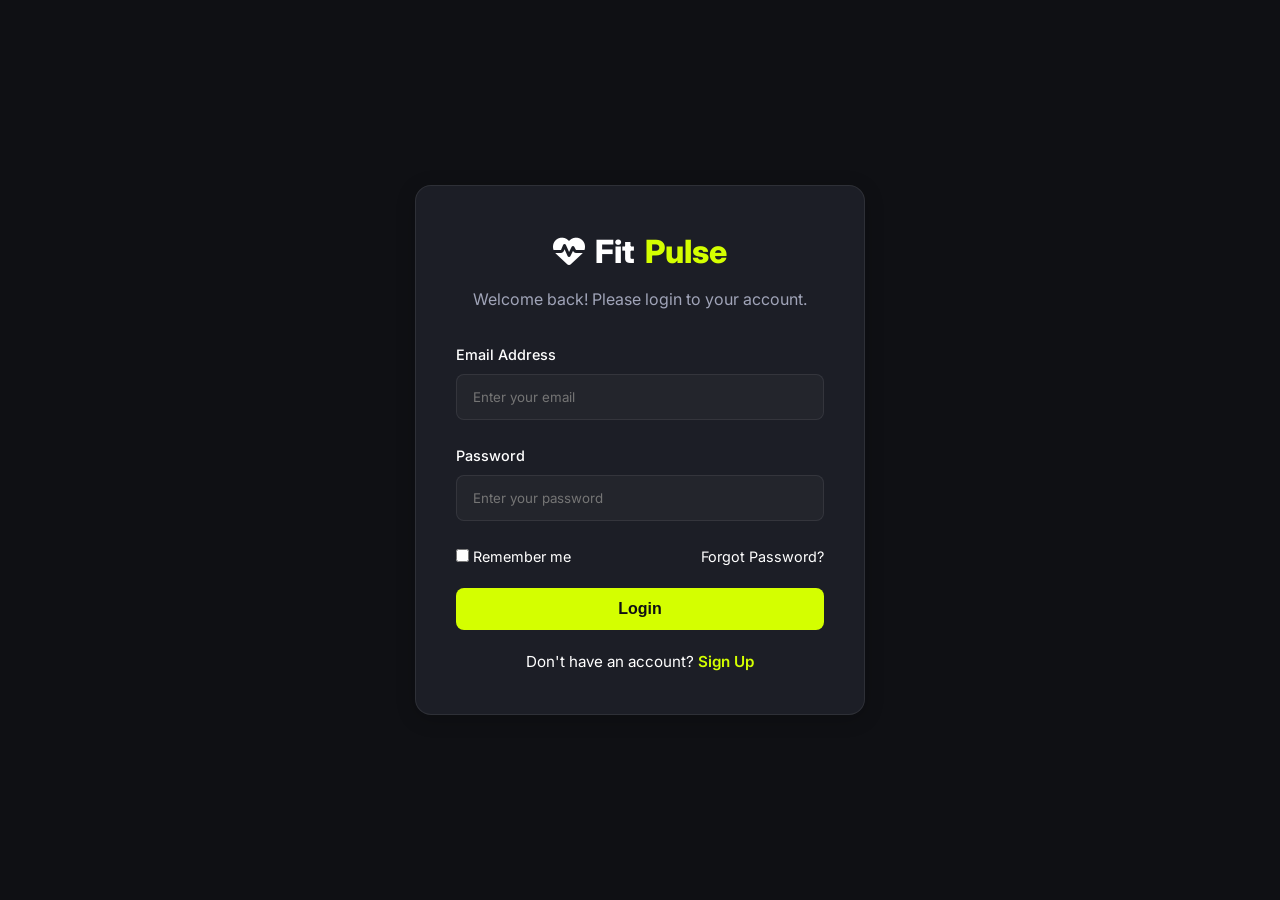
<file: login.html>
<!DOCTYPE html>
<html lang="en">
<head>
    <meta charset="UTF-8">
    <meta name="viewport" content="width=device-width, initial-scale=1.0">
    <title>Login - FitPulse</title>
    <link rel="stylesheet" href="css/style.css">
    <link rel="stylesheet" href="css/animations.css">
    <link rel="stylesheet" href="https://cdnjs.cloudflare.com/ajax/libs/font-awesome/6.4.0/css/all.min.css">
    <style>
        .auth-container {
            min-height: 100vh;
            display: flex;
            align-items: center;
            justify-content: center;
            background: linear-gradient(rgba(15, 16, 20, 0.9), rgba(15, 16, 20, 0.9)), 
                        url('https://images.unsplash.com/photo-1517836357463-d25dfeac3438?q=80&w=1470&auto=format&fit=crop') center/cover;
            padding: 40px 20px;
        }

        .auth-card {
            width: 100%;
            max-width: 450px;
            padding: 40px;
        }

        .auth-header {
            text-align: center;
            margin-bottom: 30px;
        }

        .auth-header .logo {
            justify-content: center;
            font-size: 2rem;
            margin-bottom: 10px;
        }

        .form-options {
            display: flex;
            justify-content: space-between;
            align-items: center;
            margin-bottom: 20px;
            font-size: 0.9rem;
        }

        .auth-footer {
            margin-top: 20px;
            text-align: center;
            font-size: 0.95rem;
        }

        .auth-footer a {
            color: var(--primary-color);
            font-weight: 600;
        }
    </style>
</head>
<body>

    <div class="auth-container">
        <div class="card auth-card slide-up">
            <div class="auth-header">
                <a href="index.html" class="logo">
                    <i class="fas fa-heartbeat"></i> Fit<span>Pulse</span>
                </a>
                <p>Welcome back! Please login to your account.</p>
            </div>
            
            <form id="login-form" action="dashboard.html" method="GET">
                <div class="form-group">
                    <label for="email" class="form-label">Email Address</label>
                    <input type="email" id="email" class="form-control" required placeholder="Enter your email">
                </div>
                
                <div class="form-group">
                    <label for="password" class="form-label">Password</label>
                    <input type="password" id="password" class="form-control" required placeholder="Enter your password">
                </div>
                
                <div class="form-options">
                    <label>
                        <input type="checkbox"> Remember me
                    </label>
                    <a href="#" class="text-muted">Forgot Password?</a>
                </div>
                
                <button type="submit" class="btn btn-primary" style="width: 100%;">Login</button>
            </form>
            
            <div class="auth-footer">
                Don't have an account? <a href="register.html">Sign Up</a>
            </div>
        </div>
    </div>

    <script src="js/auth.js"></script>
</body>
</html>
</file>
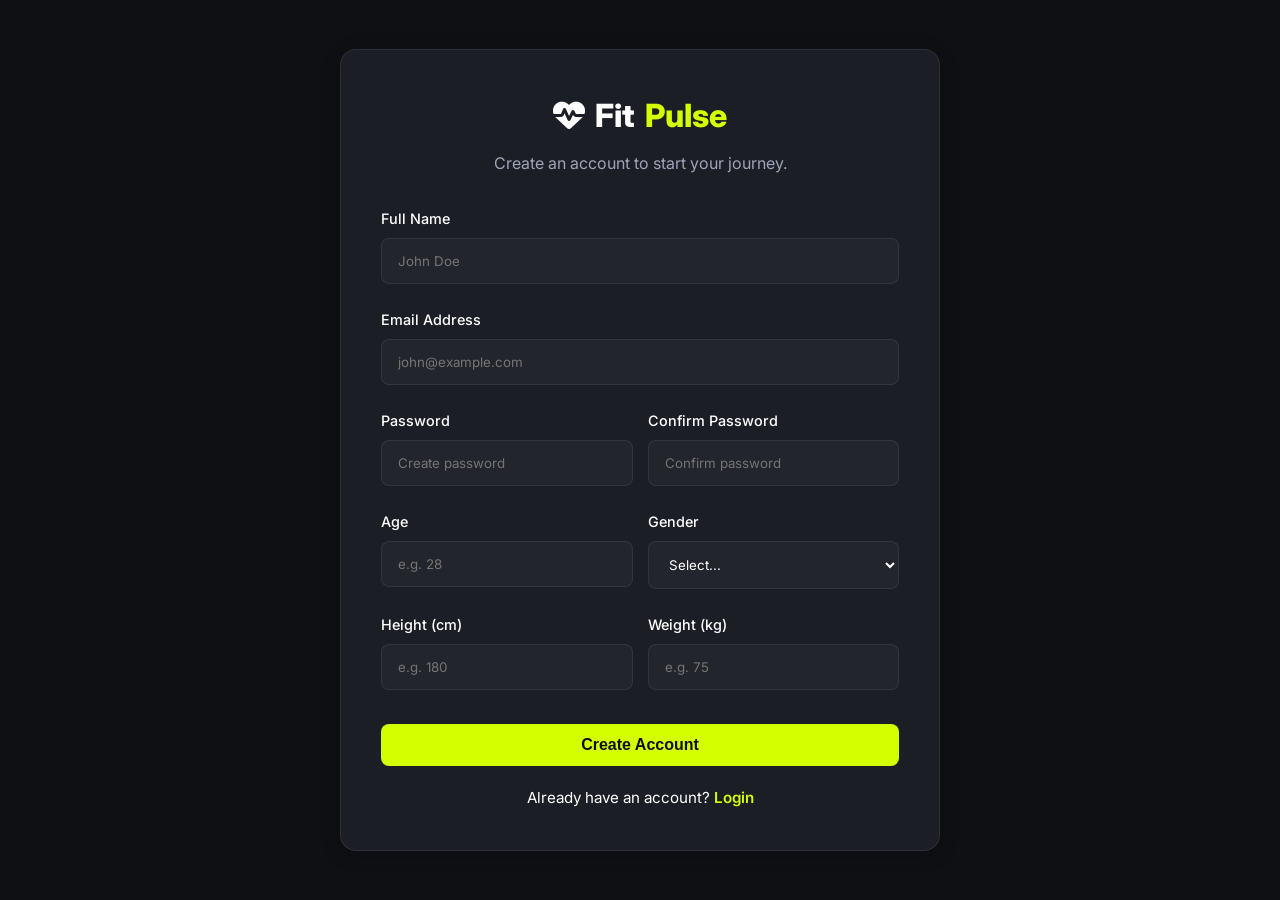
<file: register.html>
<!DOCTYPE html>
<html lang="en">
<head>
    <meta charset="UTF-8">
    <meta name="viewport" content="width=device-width, initial-scale=1.0">
    <title>Register - FitPulse</title>
    <link rel="stylesheet" href="css/style.css">
    <link rel="stylesheet" href="css/animations.css">
    <link rel="stylesheet" href="https://cdnjs.cloudflare.com/ajax/libs/font-awesome/6.4.0/css/all.min.css">
    <style>
        .auth-container {
            min-height: 100vh;
            display: flex;
            align-items: center;
            justify-content: center;
            background: linear-gradient(rgba(15, 16, 20, 0.9), rgba(15, 16, 20, 0.9)), 
                        url('https://images.unsplash.com/photo-1517836357463-d25dfeac3438?q=80&w=1470&auto=format&fit=crop') center/cover;
            padding: 40px 20px;
        }

        .auth-card {
            width: 100%;
            max-width: 600px;
            padding: 40px;
        }

        .auth-header {
            text-align: center;
            margin-bottom: 30px;
        }

        .auth-header .logo {
            justify-content: center;
            font-size: 2rem;
            margin-bottom: 10px;
        }

        .form-grid {
            display: grid;
            grid-template-columns: 1fr 1fr;
            gap: 15px;
        }

        @media (max-width: 600px) {
            .form-grid {
                grid-template-columns: 1fr;
            }
        }

        .auth-footer {
            margin-top: 20px;
            text-align: center;
            font-size: 0.95rem;
        }

        .auth-footer a {
            color: var(--primary-color);
            font-weight: 600;
        }
    </style>
</head>
<body>

    <div class="auth-container">
        <div class="card auth-card slide-up">
            <div class="auth-header">
                <a href="index.html" class="logo">
                    <i class="fas fa-heartbeat"></i> Fit<span>Pulse</span>
                </a>
                <p>Create an account to start your journey.</p>
            </div>
            
            <form id="register-form" action="login.html" method="GET">
                <div class="form-group">
                    <label for="fullname" class="form-label">Full Name</label>
                    <input type="text" id="fullname" class="form-control" required placeholder="John Doe">
                </div>
                
                <div class="form-group">
                    <label for="email" class="form-label">Email Address</label>
                    <input type="email" id="email" class="form-control" required placeholder="john@example.com">
                </div>
                
                <div class="form-grid">
                    <div class="form-group">
                        <label for="password" class="form-label">Password</label>
                        <input type="password" id="password" class="form-control" required placeholder="Create password">
                    </div>
                    <div class="form-group">
                        <label for="confirm_password" class="form-label">Confirm Password</label>
                        <input type="password" id="confirm_password" class="form-control" required placeholder="Confirm password">
                    </div>
                </div>

                <div class="form-grid">
                    <div class="form-group">
                        <label for="age" class="form-label">Age</label>
                        <input type="number" id="age" class="form-control" min="10" max="120" placeholder="e.g. 28">
                    </div>
                    <div class="form-group">
                        <label for="gender" class="form-label">Gender</label>
                        <select id="gender" class="form-control">
                            <option value="">Select...</option>
                            <option value="male">Male</option>
                            <option value="female">Female</option>
                            <option value="other">Other</option>
                        </select>
                    </div>
                </div>

                <div class="form-grid">
                    <div class="form-group">
                        <label for="height" class="form-label">Height (cm)</label>
                        <input type="number" id="height" class="form-control" placeholder="e.g. 180" step="0.1">
                    </div>
                    <div class="form-group">
                        <label for="weight" class="form-label">Weight (kg)</label>
                        <input type="number" id="weight" class="form-control" placeholder="e.g. 75" step="0.1">
                    </div>
                </div>
                
                <button type="submit" class="btn btn-primary" style="width: 100%; margin-top: 10px;">Create Account</button>
            </form>
            
            <div class="auth-footer">
                Already have an account? <a href="login.html">Login</a>
            </div>
        </div>
    </div>

    <script src="js/auth.js"></script>
</body>
</html>
</file>
<file: css/style.css>
@import url('https://fonts.googleapis.com/css2?family=Inter:wght@300;400;500;600;700;800&display=swap');

:root {
    --primary-color: #d4ff00; /* Electric Lime Green */
    --primary-hover: #bde600;
    --bg-dark: #0f1014; /* Deep charcoal / near-black */
    --bg-card: #1c1e26;
    --bg-card-hover: #262933;
    --text-main: #ffffff;
    --text-muted: #a0a4b8;
    --border-color: rgba(255, 255, 255, 0.08);
    --accent-cyan: #00e5ff;
    --accent-orange: #ff5722;
    --error-red: #ff3366;
    --success-green: #00cc66;
    
    --font-family: 'Inter', sans-serif;
    --transition-speed: 0.3s;
    --border-radius: 16px;
    --border-radius-sm: 8px;
    
    --shadow-subtle: 0 4px 20px rgba(0, 0, 0, 0.2);
    --shadow-glow: 0 0 15px rgba(212, 255, 0, 0.3);
}

* {
    margin: 0;
    padding: 0;
    box-sizing: border-box;
}

body {
    font-family: var(--font-family);
    background-color: var(--bg-dark);
    color: var(--text-main);
    line-height: 1.6;
    overflow-x: hidden;
}

a {
    text-decoration: none;
    color: var(--text-main);
    transition: color var(--transition-speed);
}

a:hover {
    color: var(--primary-color);
}

ul {
    list-style: none;
}

img {
    max-width: 100%;
    height: auto;
    display: block;
}

/* Typography */
h1, h2, h3, h4, h5, h6 {
    font-weight: 700;
    line-height: 1.2;
    margin-bottom: 1rem;
}

h1 { font-size: 3.5rem; }
h2 { font-size: 2.5rem; }
h3 { font-size: 1.75rem; }

p {
    margin-bottom: 1rem;
    color: var(--text-muted);
}

/* Buttons */
.btn {
    display: inline-block;
    padding: 12px 28px;
    border-radius: var(--border-radius-sm);
    font-weight: 600;
    text-align: center;
    cursor: pointer;
    transition: all var(--transition-speed);
    border: none;
    font-size: 1rem;
}

.btn-primary {
    background-color: var(--primary-color);
    color: var(--bg-dark);
}

.btn-primary:hover {
    background-color: var(--primary-hover);
    box-shadow: var(--shadow-glow);
    transform: translateY(-2px);
}

.btn-outline {
    background-color: transparent;
    border: 1px solid var(--border-color);
    color: var(--text-main);
}

.btn-outline:hover {
    border-color: var(--primary-color);
    color: var(--primary-color);
    transform: translateY(-2px);
}

/* Forms */
.form-group {
    margin-bottom: 1.5rem;
}

.form-label {
    display: block;
    margin-bottom: 0.5rem;
    font-size: 0.9rem;
    font-weight: 500;
}

.form-control {
    width: 100%;
    padding: 14px 16px;
    background-color: rgba(255, 255, 255, 0.03);
    border: 1px solid var(--border-color);
    border-radius: var(--border-radius-sm);
    color: var(--text-main);
    font-family: var(--font-family);
    transition: all var(--transition-speed);
}

.form-control:focus {
    outline: none;
    border-color: var(--primary-color);
    background-color: rgba(255, 255, 255, 0.05);
}

/* Navbar */
.navbar {
    display: flex;
    justify-content: space-between;
    align-items: center;
    padding: 20px 5%;
    background-color: rgba(15, 16, 20, 0.8);
    backdrop-filter: blur(10px);
    position: fixed;
    top: 0;
    width: 100%;
    z-index: 1000;
    border-bottom: 1px solid var(--border-color);
}

.logo {
    font-size: 1.5rem;
    font-weight: 800;
    color: var(--text-main);
    display: flex;
    align-items: center;
    gap: 10px;
}

.logo span {
    color: var(--primary-color);
}

.nav-links {
    display: flex;
    gap: 30px;
    align-items: center;
}

.nav-links a {
    font-weight: 500;
    font-size: 0.95rem;
}

.menu-toggle {
    display: none;
    font-size: 1.5rem;
    cursor: pointer;
}

/* Layout Utilities */
.container {
    max-width: 1200px;
    margin: 0 auto;
    padding: 0 20px;
}

.section {
    padding: 100px 0;
}

.text-center {
    text-align: center;
}

/* Cards */
.card {
    background-color: var(--bg-card);
    border-radius: var(--border-radius);
    padding: 24px;
    border: 1px solid var(--border-color);
    box-shadow: var(--shadow-subtle);
    transition: transform var(--transition-speed), border-color var(--transition-speed);
}

.card:hover {
    transform: translateY(-5px);
    border-color: rgba(212, 255, 0, 0.2);
}

/* Alerts / Notifications */
.alert {
    padding: 15px;
    border-radius: var(--border-radius-sm);
    margin-bottom: 20px;
    font-size: 0.9rem;
}

.alert-error {
    background-color: rgba(255, 51, 102, 0.1);
    border: 1px solid var(--error-red);
    color: var(--error-red);
}

.alert-success {
    background-color: rgba(0, 204, 102, 0.1);
    border: 1px solid var(--success-green);
    color: var(--success-green);
}
</file>
<file: css/animations.css>
/* Animations */

@keyframes fadeIn {
    from { opacity: 0; }
    to { opacity: 1; }
}

@keyframes slideUp {
    from { 
        opacity: 0;
        transform: translateY(30px);
    }
    to {
        opacity: 1;
        transform: translateY(0);
    }
}

@keyframes float {
    0% { transform: translateY(0px); }
    50% { transform: translateY(-10px); }
    100% { transform: translateY(0px); }
}

@keyframes pulse-glow {
    0% { box-shadow: 0 0 0 0 rgba(212, 255, 0, 0.4); }
    70% { box-shadow: 0 0 0 10px rgba(212, 255, 0, 0); }
    100% { box-shadow: 0 0 0 0 rgba(212, 255, 0, 0); }
}

.fade-in {
    animation: fadeIn 0.8s ease forwards;
}

.slide-up {
    opacity: 0;
    animation: slideUp 0.8s ease forwards;
}

.delay-1 { animation-delay: 0.2s; }
.delay-2 { animation-delay: 0.4s; }
.delay-3 { animation-delay: 0.6s; }

.float-anim {
    animation: float 4s ease-in-out infinite;
}

.pulse-btn {
    animation: pulse-glow 2s infinite;
}
</file>
